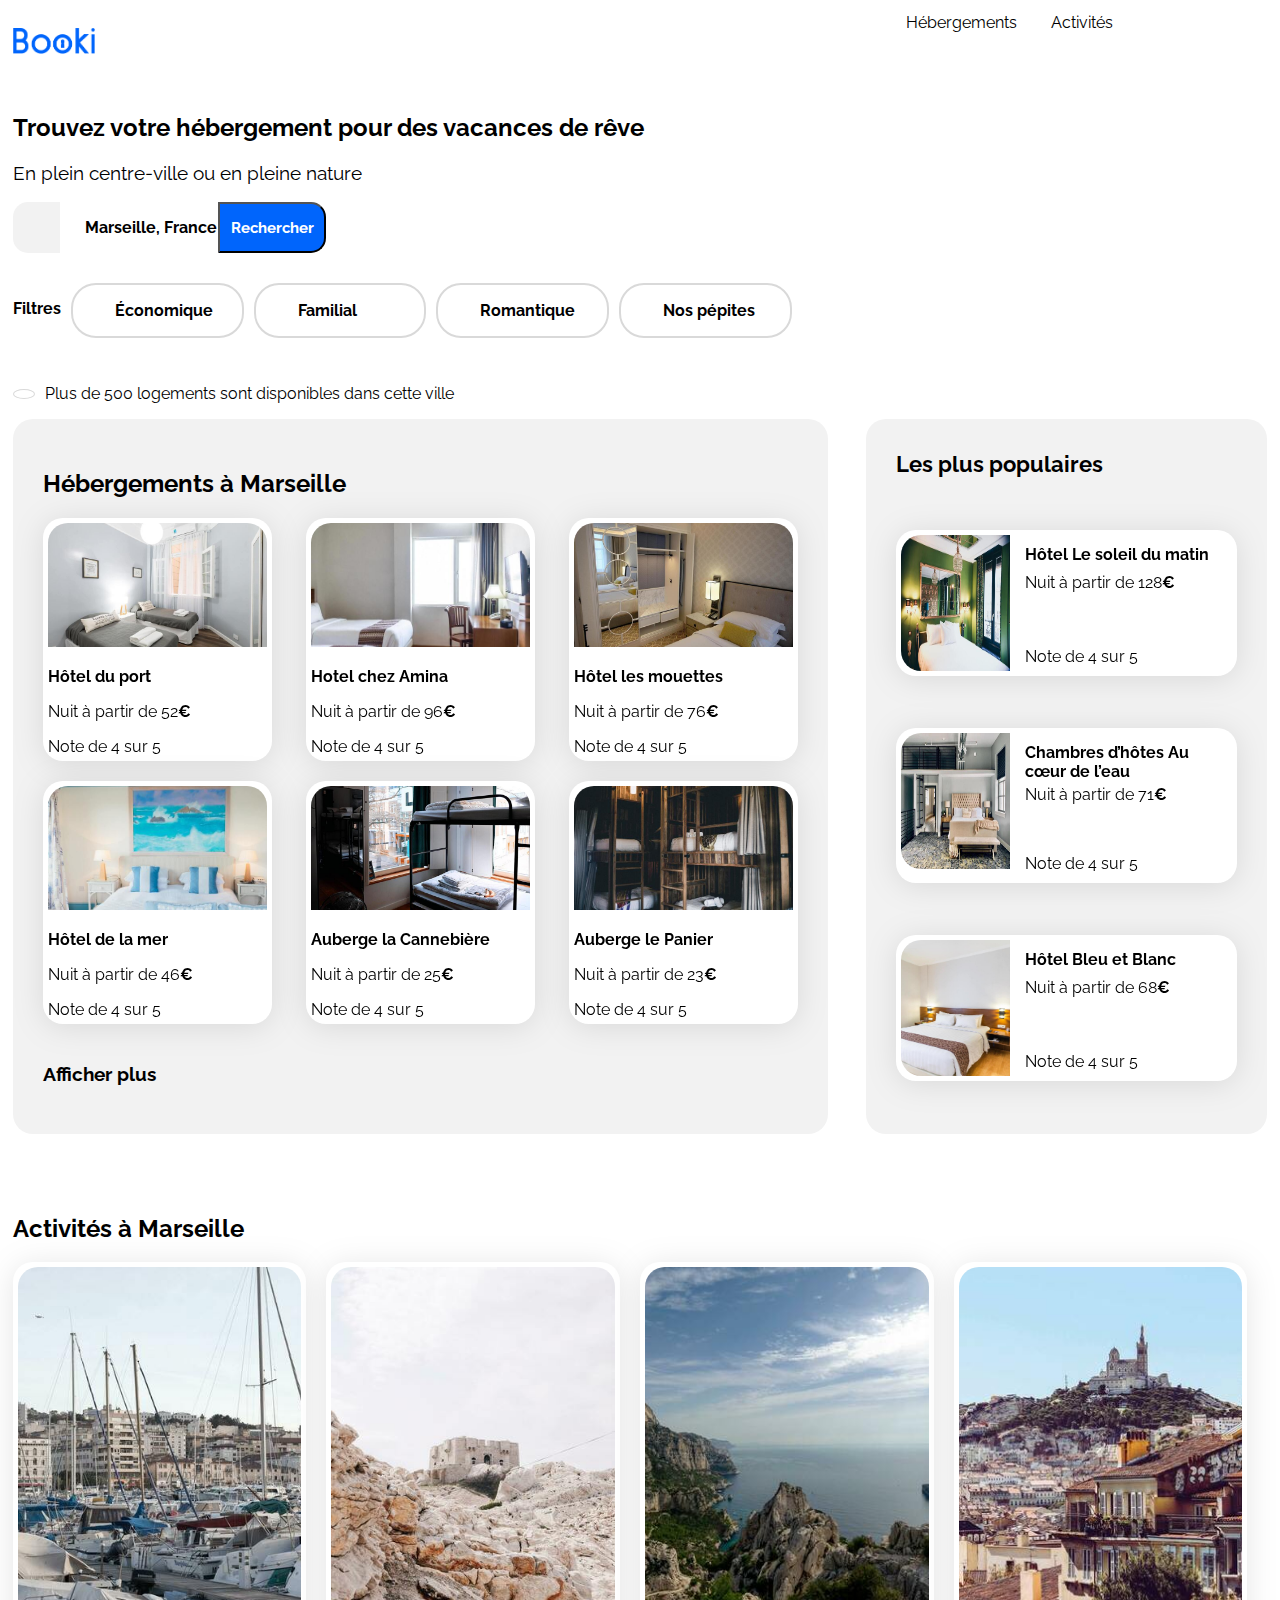
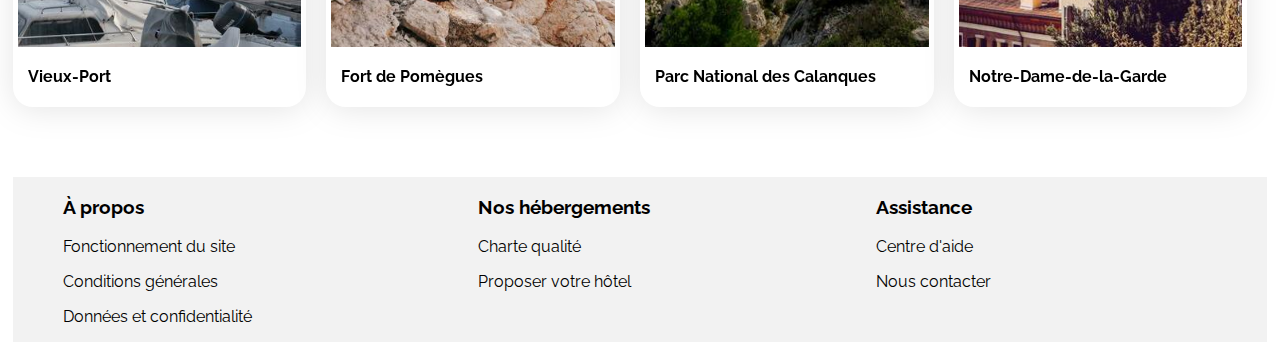
<file: index.html>
<!DOCTYPE html>
<html lang="fr">

<head>
    <meta charset="UTF-8">
    <meta name="viewport" content="width=device-width, initial-scale=1.0">
    <title>Booki</title>
    <link rel="preconnect" href="https://fonts.googleapis.com">
    <link rel="preconnect" href="https://fonts.gstatic.com" crossorigin>
    <link href="https://fonts.googleapis.com/css2?family=Raleway:wght@400;500;700&display=swap" rel="stylesheet">
    <link rel="stylesheet" href="https://cdnjs.cloudflare.com/ajax/libs/font-awesome/6.2.1/css/all.min.css"
        integrity="sha512-MV7K8+y+gLIBoVD59lQIYicR65iaqukzvf/nwasF0nqhPay5w/9lJmVM2hMDcnK1OnMGCdVK+iQrJ7lzPJQd1w=="
        crossorigin="anonymous" referrerpolicy="no-referrer" />
    <link rel="stylesheet" href="./css/style.css">

    <!-- Autres balises head -->
    <link rel="stylesheet" href="https://cdnjs.cloudflare.com/ajax/libs/font-awesome/5.15.4/css/all.min.css"
        integrity="sha512-CORRECT-SHA512-VALUE" crossorigin="anonymous" />
</head>



<body>
    <header class="header">
        <div class="logo">
            <img src="./images/logo/Booki.png" alt="Booki">
        </div>
        <nav class="menu">
            <div class="liens">
                <a href="#hebergements" class="hebergements-lien">Hébergements</a>
                <a href="#activités" class="activites-lien">Activités</a>
            </div>
        </nav>
    </header>

    <main>
        <div class="group">
            <div class="headline">
                <h2>Trouvez votre hébergement pour des vacances de rêve </h2>
                <h3>En plein centre-ville ou en pleine nature</h3>
            </div>
            <div class="search-bar">
                <div class="icon-location">
                    <div class="map-icon">
                        <i class="fa-solid fa-location-dot"></i>
                    </div>
                </div>
                <p class="location-text">Marseille, France</p>
                <div class="button-search">
                    <button class="search-button" type="submit">Rechercher</button>
                    <i class="fa-solid fa-magnifying-glass"></i>
                </div>
            </div>
            <div class="filter-bar">
                <p class="filter-text">Filtres</p>
                <div class="filtres">
                <div class="filter">
                    <i class="fa-solid fa-money-bill-wave icon"></i>
                    <p class="filter-title">Économique</p>
                </div>

                <div class="filter">
                    <i class="fa-solid fa-person icon"></i>
                    <p class="filter-title">Familial</p>
                </div>

                <div class="filter">
                    <i class="fa-solid fa-heart icon"></i>
                    <p class="filter-title">Romantique</p>
                </div>

                <div class="filter">
                    <i class="fa-solid fa-fire icon"></i>
                    <p class="filter-title">Nos pépites</p>
                </div>
            </div>
            </div>
        </div>

        <div class="infobar">
            <i class="fa-solid fa-info"></i>
            <p class="logement">Plus de 500 logements sont disponibles dans cette ville</p>
        </div>
        
        <div class="main-container">
            <div id="hebergements" class="hebergements-and-populaires">
                <section class="hebergements">
                    <h2>Hébergements à Marseille</h2>
                    <div class="blocs-hebergement">
                        <article class="card">
                            <img src="./images/hebergements/fred-kleber.jpg"
                                alt="Image de la chambre d'hôtel montrant un lit">
                            <div class="card-content">

                                <h3 class="card-title">Hôtel du port </h3>
                                <p class="card-subtitle">Nuit à partir de 52<span class="euro">€</span></p>

                                <div class="card-rating">
                                    <i class="fa-xs fa-solid fa-star" aria-hidden="true"></i>
                                    <i class="fa-xs fa-solid fa-star" aria-hidden="true"></i>
                                    <i class="fa-xs fa-solid fa-star" aria-hidden="true"></i>
                                    <i class="fa-xs fa-solid fa-star" aria-hidden="true"></i>
                                    <i class="fa-xs fa-solid fa-star neutral-star" aria-hidden="true"></i>
                                    <span class="sr-only">Note de 4 sur 5</span>
                                </div>
                            </div>
                        </article>

                        <article class="card">
                            <img src="./images/hebergements/febrian-zakaria.jpg" alt="Hôtel chez Amina">
                            <div class="card-content">

                                <h3 class="card-title">Hotel chez Amina </h3>
                                <p class="card-subtitle">Nuit à partir de 96<span class="euro">€</span></p>

                                <div class="card-rating">
                                    <i class="fa-xs fa-solid fa-star" aria-hidden="true"></i>
                                    <i class="fa-xs fa-solid fa-star" aria-hidden="true"></i>
                                    <i class="fa-xs fa-solid fa-star" aria-hidden="true"></i>
                                    <i class="fa-xs fa-solid fa-star" aria-hidden="true"></i>
                                    <i class="fa-xs fa-solid fa-star neutral-star" aria-hidden="true"></i>
                                    <span class="sr-only">Note de 4 sur 5</span>
                                </div>
                            </div>
                        </article>
                        <article class="card">
                            <img src="./images/hebergements/reisetopia.jpg" alt="Hôtel les mouettes">
                            <div class="card-content">

                                <h3 class="card-title">Hôtel les mouettes </h3>
                                <p class="card-subtitle">Nuit à partir de 76<span class="euro">€</span></p>

                                <div class="card-rating">
                                    <i class="fa-xs fa-solid fa-star" aria-hidden="true"></i>
                                    <i class="fa-xs fa-solid fa-star" aria-hidden="true"></i>
                                    <i class="fa-xs fa-solid fa-star" aria-hidden="true"></i>
                                    <i class="fa-xs fa-solid fa-star" aria-hidden="true"></i>
                                    <i class="fa-xs fa-solid fa-star neutral-star" aria-hidden="true"></i>
                                    <span class="sr-only">Note de 4 sur 5</span>
                                </div>
                            </div>
                        </article>
                        <article class="card">
                            <img src="./images/hebergements/annie-spratt.jpg" alt="Hôtel de la mer">
                            <div class="card-content">

                                <h3 class="card-title">Hôtel de la mer </h3>
                                <p class="card-subtitle">Nuit à partir de 46<span class="euro">€</span></p>

                                <div class="card-rating">
                                    <i class="fa-xs fa-solid fa-star" aria-hidden="true"></i>
                                    <i class="fa-xs fa-solid fa-star" aria-hidden="true"></i>
                                    <i class="fa-xs fa-solid fa-star" aria-hidden="true"></i>
                                    <i class="fa-xs fa-solid fa-star" aria-hidden="true"></i>
                                    <i class="fa-xs fa-solid fa-star neutral-star" aria-hidden="true"></i>
                                    <span class="sr-only">Note de 4 sur 5</span>
                                </div>
                            </div>
                        </article>
                        <article class="card">
                            <img src="./images/hebergements/marcus-loke.jpg" alt="Auberge la Cannebière">
                            <div class="card-content">

                                <h3 class="card-title">Auberge la Cannebière </h3>
                                <p class="card-subtitle">Nuit à partir de 25<span class="euro">€</span></p>

                                <div class="card-rating">
                                    <i class="fa-xs fa-solid fa-star" aria-hidden="true"></i>
                                    <i class="fa-xs fa-solid fa-star" aria-hidden="true"></i>
                                    <i class="fa-xs fa-solid fa-star" aria-hidden="true"></i>
                                    <i class="fa-xs fa-solid fa-star" aria-hidden="true"></i>
                                    <i class="fa-xs fa-solid fa-star neutral-star" aria-hidden="true"></i>
                                    <span class="sr-only">Note de 4 sur 5</span>
                                </div>
                            </div>
                        </article>
                        <article class="card">
                            <img src="./images/hebergements/nicate-lee.jpg" alt="Auberge la Panier">
                            <div class="card-content">

                                <h3 class="card-title">Auberge le Panier </h3>
                                <p class="card-subtitle">Nuit à partir de 23<span class="euro">€</span></p>

                                <div class="card-rating">
                                    <i class="fa-xs fa-solid fa-star" aria-hidden="true"></i>
                                    <i class="fa-xs fa-solid fa-star" aria-hidden="true"></i>
                                    <i class="fa-xs fa-solid fa-star" aria-hidden="true"></i>
                                    <i class="fa-xs fa-solid fa-star" aria-hidden="true"></i>
                                    <i class="fa-xs fa-solid fa-star neutral-star" aria-hidden="true"></i>
                                    <span class="sr-only">Note de 4 sur 5</span>
                                </div>
                            </div>


                        </article>


                    </div>
                    <h3>Afficher plus</h3>
                </section>
                <section class="populaires">
                    <div class="populaires-title">
                        <h2 class="section-title">Les plus populaires</h2>
                        <i class="fa-solid fa-chart-line" aria-hidden="true"></i>
                    </div>
                    <div class="populaires-cards">
                        <a href="#">
                            <article class="card-populaires">
                                <img src="./images/hebergements/emile-guillemot.jpg"
                                    alt="Image de la chambre d'hôtel montrant un lit">
                                <div class="card-content">

                                    <h3 class="card-title">Hôtel Le soleil du matin</h3>
                                    <p class="card-subtitle">Nuit à partir de 128<span class="euro">€</span></p>

                                    <div class="card-rating">
                                        <i class="fa-xs fa-solid fa-star" aria-hidden="true"></i>
                                        <i class="fa-xs fa-solid fa-star" aria-hidden="true"></i>
                                        <i class="fa-xs fa-solid fa-star" aria-hidden="true"></i>
                                        <i class="fa-xs fa-solid fa-star" aria-hidden="true"></i>
                                        <i class="fa-xs fa-solid fa-star neutral-star" aria-hidden="true"></i>
                                        <span class="sr-only">Note de 4 sur 5</span>
                                    </div>
                                </div>
                            </article>
                        </a>
                        <a href="#"> 
                            <article class="card-populaires">
                                <img src="./images/hebergements/aw-creative.jpg"
                                    alt="Image de la chambre d'hôtel montrant un lit">
                                <div class="card-content">

                                    <h3 class="card-title">Chambres d’hôtes Au cœur de l’eau</h3>
                                    <p class="card-subtitle">Nuit à partir de 71<span class="euro">€</span></p>

                                    <div class="card-rating">
                                        <i class="fa-xs fa-solid fa-star" aria-hidden="true"></i>
                                        <i class="fa-xs fa-solid fa-star" aria-hidden="true"></i>
                                        <i class="fa-xs fa-solid fa-star" aria-hidden="true"></i>
                                        <i class="fa-xs fa-solid fa-star" aria-hidden="true"></i>
                                        <i class="fa-xs fa-solid fa-star neutral-star" aria-hidden="true"></i>
                                        <span class="sr-only">Note de 4 sur 5</span>
                                    </div>
                                </div>
                            </article>
                        </a>
                        <a href="#"> 
                            <article class="card-populaires">
                                <img src="./images/hebergements/febrian-zakaria2.jpg"
                                    alt="Image de la chambre d'hôtel montrant un lit">
                                <div class="card-content">

                                    <h3 class="card-title">Hôtel Bleu et Blanc</h3>
                                    <p class="card-subtitle">Nuit à partir de 68<span class="euro">€</span></p>

                                    <div class="card-rating">
                                        <i class="fa-xs fa-solid fa-star" aria-hidden="true"></i>
                                        <i class="fa-xs fa-solid fa-star" aria-hidden="true"></i>
                                        <i class="fa-xs fa-solid fa-star" aria-hidden="true"></i>
                                        <i class="fa-xs fa-solid fa-star" aria-hidden="true"></i>
                                        <i class="fa-xs fa-solid fa-star neutral-star" aria-hidden="true"></i>
                                        <span class="sr-only">Note de 4 sur 5</span>
                                    </div>
                                </div>
                            </article>
                        </a>
                    </div>
                </section>
                
            </div>


         
        </div>

        <div id="activités" class="activités">
            <h2>Activités à Marseille</h2>
            <div class="blocs-activités">
                <article class="activités-cards">
                    <img src="./images/activites/reno-laithienne.jpg" alt="Vieux-port">
                    <h3 class="card-title">Vieux-Port</h3>
                </article>

                <article class="activités-cards">
                    <img src="./images/activites/paul-hermann.jpg" alt="Fort de Pomègues">
                    <h3 class="card-title">Fort de Pomègues</h3>
                </article>


                <article class="activités-cards">
                    <img src="./images/activites/kilyan-sockalingum.jpg" alt="Parc National des Calanques">
                    <h3 class="card-title">Parc National des Calanques</h3>
                </article>



                <article class="activités-cards">
                    <img src="./images/activites/florian-wehde.jpg" alt="Notre-Dame-de-la-Garde">
                    <h3 class="card-title">Notre-Dame-de-la-Garde</h3>
                </article>






            </div>

        </div>



    </main>
    <footer>

        <div class="a-propos">
            <h3>À propos</h3>
            <p>Fonctionnement du site</p>
            <p>Conditions générales</p>
            <p>Données et confidentialité</p>
        </div>
        <div class="nos-hebergements">

            <h3>Nos hébergements</h3>
            <p>Charte qualité</p>
            <p>Proposer votre hôtel</p>

        </div>

        <div class="assistance">
            <h3>Assistance</h3>
            <p>Centre d'aide</p>
            <p>Nous contacter</p>


        </div>


    </footer>

</body>

</html>
</file>
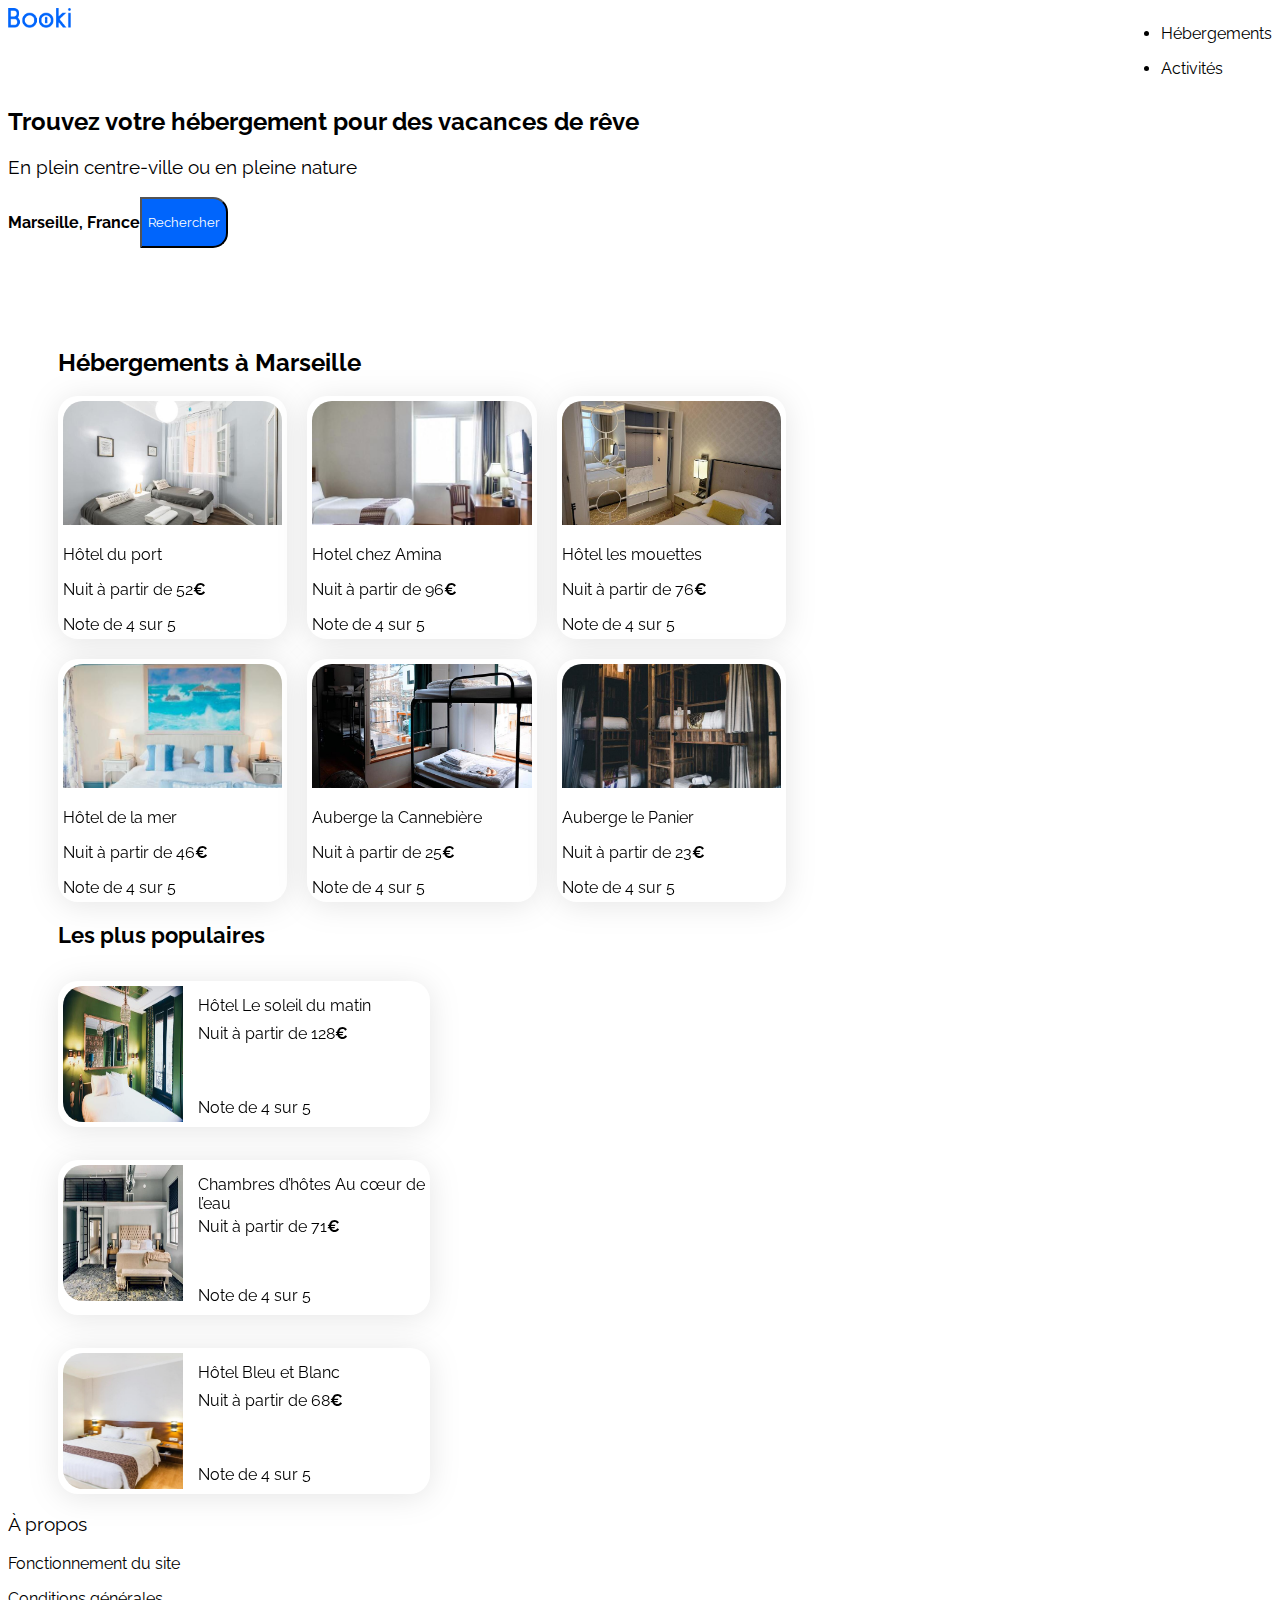
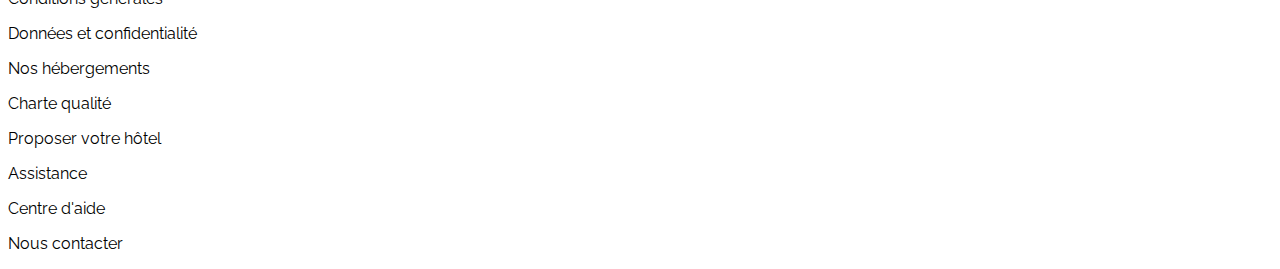
<file: Projet 2 Site html/index.html>
<!DOCTYPE html>
<html lang="fr">

<head>
    <meta charset="UTF-8">
    <meta name="viewport" content="width=device-width, initial-scale=1.0">
    <title>Booki</title>
    <link rel="preconnect" href="https://fonts.googleapis.com">
    <link rel="preconnect" href="https://fonts.gstatic.com" crossorigin>
    <link href="https://fonts.googleapis.com/css2?family=Raleway:wght@400;500;700&display=swap" rel="stylesheet">
    <link rel="stylesheet" href="https://cdnjs.cloudflare.com/ajax/libs/font-awesome/6.2.1/css/all.min.css"
        integrity="sha512-MV7K8+y+gLIBoVD59lQIYicR65iaqukzvf/nwasF0nqhPay5w/9lJmVM2hMDcnK1OnMGCdVK+iQrJ7lzPJQd1w=="
        crossorigin="anonymous" referrerpolicy="no-referrer" />
    <link rel="stylesheet" href="./css/style.css">




</head>

<head>
    <!-- Autres balises head -->
    <link rel="stylesheet" href="https://cdnjs.cloudflare.com/ajax/libs/font-awesome/5.15.4/css/all.min.css"
        integrity="sha512-xxx" crossorigin="anonymous" />
</head>



<body>
    <header class="header">
        <img src="./images/logo/Booki.png">
        <nav class="menu">
            <div class="bouton">
                <div class="bouton-hebergements">
                    <ul>
                        <li><a href="#hebergements">Hébergements</a></li>
                    </ul>
                </div>
                <div class="bouton-activités">
                    <ul>
                        <li><a href="#activites">Activités</a></li>
                    </ul>
                </div>
            </div>
        </nav>
    </header>

    <main>
        <div class="group">
            <div class="headline">
                <h2>Trouvez votre hébergement pour des vacances de rêve </h2>
                <h3>En plein centre-ville ou en pleine nature</h3>
            </div>
            <div class="search-bar">
                <div class="icon-location">
                    <div class="map-icon">
                        <i class="fa-solid fa-location-dot"></i>
                    </div>

                </div>


                <p class="location-text">Marseille, France</p>


                <button class="search-button" type="submit">Rechercher</button>


            </div>
        </div>
        <div class="main-container">
            <div class="hebergements-and-popular">
                <section class="hebergements">
                    <h2>Hébergements à Marseille</h2>
                    <div class="blocs-hebergement">



                        <article class="card">
                            <img src="./images/hebergements/fred-kleber.jpg"
                                alt="Image de la chambre d'hôtel montrant un lit">
                            <div class="card-content">

                                <h3 class="card-title">Hôtel du port </h3>
                                <p class="card-subtitle">Nuit à partir de 52<span class="euro">€</span></p>

                                <div class="card-rating">
                                    <i class="fa-xs fa-solid fa-star" aria-hidden="true"></i>
                                    <i class="fa-xs fa-solid fa-star" aria-hidden="true"></i>
                                    <i class="fa-xs fa-solid fa-star" aria-hidden="true"></i>
                                    <i class="fa-xs fa-solid fa-star" aria-hidden="true"></i>
                                    <i class="fa-xs fa-solid fa-star neutral-star" aria-hidden="true"></i>
                                    <span class="sr-only">Note de 4 sur 5</span>
                                </div>
                            </div>
                        </article>

                        <article class="card">
                            <img src="./images/hebergements/febrian-zakaria.jpg" alt="Hôtel chez Amina">
                            <div class="card-content">

                                <h3 class="card-title">Hotel chez Amina </h3>
                                <p class="card-subtitle">Nuit à partir de 96<span class="euro">€</span></p>

                                <div class="card-rating">
                                    <i class="fa-xs fa-solid fa-star" aria-hidden="true"></i>
                                    <i class="fa-xs fa-solid fa-star" aria-hidden="true"></i>
                                    <i class="fa-xs fa-solid fa-star" aria-hidden="true"></i>
                                    <i class="fa-xs fa-solid fa-star" aria-hidden="true"></i>
                                    <i class="fa-xs fa-solid fa-star neutral-star" aria-hidden="true"></i>
                                    <span class="sr-only">Note de 4 sur 5</span>
                                </div>
                            </div>
                        </article>
                        <article class="card">
                            <img src="./images/hebergements/reisetopia.jpg" alt="Hôtel les mouettes">
                            <div class="card-content">

                                <h3 class="card-title">Hôtel les mouettes </h3>
                                <p class="card-subtitle">Nuit à partir de 76<span class="euro">€</span></p>

                                <div class="card-rating">
                                    <i class="fa-xs fa-solid fa-star" aria-hidden="true"></i>
                                    <i class="fa-xs fa-solid fa-star" aria-hidden="true"></i>
                                    <i class="fa-xs fa-solid fa-star" aria-hidden="true"></i>
                                    <i class="fa-xs fa-solid fa-star" aria-hidden="true"></i>
                                    <i class="fa-xs fa-solid fa-star neutral-star" aria-hidden="true"></i>
                                    <span class="sr-only">Note de 4 sur 5</span>
                                </div>
                            </div>
                        </article>
                        <article class="card">
                            <img src="./images/hebergements/annie-spratt.jpg" alt="Hôtel de la mer">
                            <div class="card-content">

                                <h3 class="card-title">Hôtel de la mer </h3>
                                <p class="card-subtitle">Nuit à partir de 46<span class="euro">€</span></p>

                                <div class="card-rating">
                                    <i class="fa-xs fa-solid fa-star" aria-hidden="true"></i>
                                    <i class="fa-xs fa-solid fa-star" aria-hidden="true"></i>
                                    <i class="fa-xs fa-solid fa-star" aria-hidden="true"></i>
                                    <i class="fa-xs fa-solid fa-star" aria-hidden="true"></i>
                                    <i class="fa-xs fa-solid fa-star neutral-star" aria-hidden="true"></i>
                                    <span class="sr-only">Note de 4 sur 5</span>
                                </div>
                            </div>
                        </article>
                        <article class="card">
                            <img src="./images/hebergements/marcus-loke.jpg" alt="Auberge la Cannebière">
                            <div class="card-content">

                                <h3 class="card-title">Auberge la Cannebière </h3>
                                <p class="card-subtitle">Nuit à partir de 25<span class="euro">€</span></p>

                                <div class="card-rating">
                                    <i class="fa-xs fa-solid fa-star" aria-hidden="true"></i>
                                    <i class="fa-xs fa-solid fa-star" aria-hidden="true"></i>
                                    <i class="fa-xs fa-solid fa-star" aria-hidden="true"></i>
                                    <i class="fa-xs fa-solid fa-star" aria-hidden="true"></i>
                                    <i class="fa-xs fa-solid fa-star neutral-star" aria-hidden="true"></i>
                                    <span class="sr-only">Note de 4 sur 5</span>
                                </div>
                            </div>
                        </article>
                        <article class="card">
                            <img src="./images/hebergements/nicate-lee.jpg" alt="Auberge la Panier">
                            <div class="card-content">

                                <h3 class="card-title">Auberge le Panier </h3>
                                <p class="card-subtitle">Nuit à partir de 23<span class="euro">€</span></p>

                                <div class="card-rating">
                                    <i class="fa-xs fa-solid fa-star" aria-hidden="true"></i>
                                    <i class="fa-xs fa-solid fa-star" aria-hidden="true"></i>
                                    <i class="fa-xs fa-solid fa-star" aria-hidden="true"></i>
                                    <i class="fa-xs fa-solid fa-star" aria-hidden="true"></i>
                                    <i class="fa-xs fa-solid fa-star neutral-star" aria-hidden="true"></i>
                                    <span class="sr-only">Note de 4 sur 5</span>
                                </div>
                            </div>


                        </article>


                    </div>
                </section>
                <section class="populaires">
                    <div class="populaires-title">
                        <h2 class="section-title">Les plus populaires</h2>
                        <i class="fa-solid fa-chart-line" aria-hidden="true"></i>
                    </div>
                    <div class="populaires-cards">
                        <a href="#">
                            <article class="card-populaires">
                                <img src="./images/hebergements/emile-guillemot.jpg"
                                    alt="Image de la chambre d'hôtel montrant un lit">
                                <div class="card-content">

                                    <h3 class="card-title">Hôtel Le soleil du matin</h3>
                                    <p class="card-subtitle">Nuit à partir de 128<span class="euro">€</span></p>

                                    <div class="card-rating">
                                        <i class="fa-xs fa-solid fa-star" aria-hidden="true"></i>
                                        <i class="fa-xs fa-solid fa-star" aria-hidden="true"></i>
                                        <i class="fa-xs fa-solid fa-star" aria-hidden="true"></i>
                                        <i class="fa-xs fa-solid fa-star" aria-hidden="true"></i>
                                        <i class="fa-xs fa-solid fa-star neutral-star" aria-hidden="true"></i>
                                        <span class="sr-only">Note de 4 sur 5</span>
                                    </div>
                                </div>
                            </article>
                        </a>
                        <a href="#">
                            <article class="card-populaires">
                                <img src="./images/hebergements/aw-creative.jpg"
                                    alt="Image de la chambre d'hôtel montrant un lit">
                                <div class="card-content">

                                    <h3 class="card-title">Chambres d’hôtes Au cœur de l’eau</h3>
                                    <p class="card-subtitle">Nuit à partir de 71<span class="euro">€</span></p>

                                    <div class="card-rating">
                                        <i class="fa-xs fa-solid fa-star" aria-hidden="true"></i>
                                        <i class="fa-xs fa-solid fa-star" aria-hidden="true"></i>
                                        <i class="fa-xs fa-solid fa-star" aria-hidden="true"></i>
                                        <i class="fa-xs fa-solid fa-star" aria-hidden="true"></i>
                                        <i class="fa-xs fa-solid fa-star neutral-star" aria-hidden="true"></i>
                                        <span class="sr-only">Note de 4 sur 5</span>
                                    </div>
                                </div>
                            </article>
                        </a>
                        <a href="#">
                            <article class="card-populaires">
                                <img src="./images/hebergements/febrian-zakaria2.jpg"
                                    alt="Image de la chambre d'hôtel montrant un lit">
                                <div class="card-content">

                                    <h3 class="card-title">Hôtel Bleu et Blanc</h3>
                                    <p class="card-subtitle">Nuit à partir de 68<span class="euro">€</span></p>

                                    <div class="card-rating">
                                        <i class="fa-xs fa-solid fa-star" aria-hidden="true"></i>
                                        <i class="fa-xs fa-solid fa-star" aria-hidden="true"></i>
                                        <i class="fa-xs fa-solid fa-star" aria-hidden="true"></i>
                                        <i class="fa-xs fa-solid fa-star" aria-hidden="true"></i>
                                        <i class="fa-xs fa-solid fa-star neutral-star" aria-hidden="true"></i>
                                        <span class="sr-only">Note de 4 sur 5</span>
                                    </div>
                                </div>
                    </div>
                    </article>
                    </a>
            </div>
            </section>
        </div>
        </div>
    </main>
    <footer>

        <div class="a-propos">
            <h3>À propos</h3>
            <p>Fonctionnement du site</p>
            <p>Conditions générales</p>
            <p>Données et confidentialité</p>
        </div>
        <div class="nos-hebergements">

            <p>Nos hébergements</p>
            <p>Charte qualité</p>
            <p>Proposer votre hôtel</p>

        </div>

        <div class="assistance">
            <p>Assistance</p>
            <p>Centre d'aide</p>
            <p>Nous contacter</p>


        </div>


    </footer>
    
</body>

</html>
</file>
<file: css/style.css>
/****** General ***********/
* {
    font-family: 'Raleway', sans-serif;
}

:root {
    --main-color: #0065FC;
    --main-bg-color: #F2F2F2;
    --filter-bg-color: #DEEBFF;
}

.fa-solid {
    color: var(--main-color);
}

.header {
    width: 100%;
    display: flex;

    justify-content: space-between;
    height: 80px;
}



header img {

    width: 43%;
    padding: 15px 0px 15px 0px;
}

.filtres {
    display: flex;
    width: 100%;
    flex-wrap: wrap;
}



.location-text {
    font-weight: bold;
    flex-grow: 1;
    margin-left: 25px;
}

.group h3 {
    font-weight: normal;
}


.search-bar {

    display: flex;
    width: 25%;


}

.search-button {

    background-color: rgb(0, 101, 252);
    border-top-right-radius: 15px;
    border-bottom-right-radius: 15px;
    color: white;
    flex-grow: 1;
    font-weight: bold;
    font-size: 15px;
    padding: 0 10px;
}

.button-search {
    display: flex;
    flex-grow: 1;
}

.fa-solid.fa-magnifying-glass {
    display: none;
}

.fa-solid.fa-location-dot {
    color: black;
}

.icon-location {
    width: 15%;
    background-color: rgb(242, 242, 242);
    justify-content: center;
    display: flex;
    border-top-left-radius: 15px;
    border-bottom-left-radius: 15px;
    align-items: center;
}

.filter-bar {
    font-weight: bold;
    margin-top: 30px;
    display: flex;
    width: 65%;
}

.filter {
    width: 22%;
    display: flex;
    border-radius: 25px;
    border: 2px solid rgba(217, 217, 217, 1);
    align-items: center;
    margin-left: 10px;
}

.filter:hover {
    background-color: #DEEBFF;
}


.filters {
    width: 100%;
    display: flex;
}

.logement {
    margin-left: 10px;
}

.icon {
    width: 13%;
    margin-left: inherit;
}

.infobar {
    width: 100%;
    margin-top: 30px;
    display: flex;
    align-items: center;
}

.fa-solid.fa-info {
    padding: 4px 10px;
    border-radius: 50%;
    border: 1px solid #D9D9D9;
}

.menu {

    width: 30%;

}

a:hover {

    border-top: 3px solid #0065FC;

}

.bouton-hebergements {
    width: 50%;
    display: flex;
    justify-content: end;

}

.bouton-hebergements:hover {

    border-top: 2px solid #0065FC;
}


.bouton-hebergements a {
    color: rgba(0, 101, 252, 1);
    text-decoration: none;
}




.bouton {
    display: flex;
    width: 80%;
    justify-content: space-between;
}



.bouton-activités {
    width: 28%;
}

.bouton-activités:hover {

    border-top: 2px solid #0065FC;
}

.bouton-activités a {

    color: inherit;
    text-decoration: none;
}

.filter-title {

    margin-left: inherit;
}



body {
    max-width: 1440px;
    margin: auto;
    padding: 1%;
}

.main-container {
    width: 100%;
    box-sizing: border-box;

}

a {
    color: inherit;
    text-decoration: none;
    padding: 15px;
}

.section-title {
    margin: 0;
    font-size: 22px;
}


.card {
    background-color: white;
    border-radius: 20px;
    padding: 5px;
    filter: drop-shadow(0px 3px 15px rgba(0, 0, 0, 0.1));
    width: 29%;
    margin-bottom: 20px;
}

.card-populaires {

    background-color: white;
    border-radius: 20px;
    padding: 5px;
    filter: drop-shadow(0px 3px 15px rgba(0, 0, 0, 0.1));
}


.card img {
    object-fit: cover;
    width: 100%;
    height: 124px;
    border-top-left-radius: 20px;
    border-top-right-radius: 20px;

}

.card-title {
    font-size: 16px;

}

.euro {
    font-weight: 700;
}

.neutral-star {
    color: var(--main-bg-color)
}

/****** Hebergements And Populaires ***********/
.hebergements-and-populaires {
    display: flex;
    justify-content: space-between;
}

.hebergements-and-populaires section {
    background-color: var(--main-bg-color);
    border-radius: 20px;
    padding: 30px;
    box-sizing: border-box;
}

/****** Hebergements ***********/
.hebergements {
    width: 65%;

}

.card-content {
    padding: 0 15 0 15px;
}

.blocs-hebergement {

    display: flex;
    flex-wrap: wrap;
    justify-content: space-between;
}


/****** Populaires ***********/
.populaires {
    width: 32%;
    display: flex;
    flex-wrap: wrap;
    justify-content: space-between;

}

.populaires-title {
    display: flex;
    justify-content: space-between;
    align-items: center;
    /* position: relative; */
    width: 100%;
}

.populaires-cards .card-populaires {
    display: flex;
    margin-top: 33px;
}

.populaires-cards img {
    width: 33%;
    height: 136px;
    border-top-left-radius: 20px;
    border-bottom-left-radius: 20px;
}

.populaires-cards .card-content {
    width: 67%;
    padding-left: 15px;
    display: flex;
    flex-direction: column;
    justify-content: space-between;
    box-sizing: border-box;
}

.populaires-cards .card-title {
    margin-top: 10px;
    margin-bottom: 4px;
}

.populaires-cards .card-subtitle {
    margin: 0;
    margin-bottom: 50px;
}

.populaires-cards .card-rating {
    margin-bottom: 5px;
}


.activités {

    width: 100%;

    box-sizing: border-box;
    margin-top: 80px;


}

.blocs-activités {
    display: flex;
}

.activités-cards {

    background-color: white;
    border-radius: 20px;
    padding: 5px;
    filter: drop-shadow(0px 3px 15px rgba(0, 0, 0, 0.1));
    width: 23%;
    margin-right: 20px;
    margin-bottom: 20px;
}

.activités-cards h3 {
    margin-left: 10px;
}

.activités-cards img {
    object-fit: cover;
    width: 100%;
    height: 380px;
    border-top-left-radius: 20px;
    border-top-right-radius: 20px;
}

footer {
    display: flex;
    margin-top: 50px;
    background-color: var(--main-bg-color);
    padding: 0 50px;
}

.a-propos {
    flex-grow: 1;
}

.nos-hebergements {
    flex-grow: 1;
}

.assistance {
    flex-grow: 1;
}


/* Le code ci-dessous correspond à la version responsive uniquement */

/****** Media queries ***********/
/* Medium devices (tablets, less/equal than 1024px) */
@media (min-width: 768px) and (max-width: 1024px) {
    .hebergements-and-populaires {
        flex-direction: column;
    }

    body{
        width: 80%;
    }

    .hebergements {
        width: 100%;
    }


    .menu {
        width: 40%;
    }

  
    .liens{
        margin-top: 6px;
    }
    .search-bar {
        width: 40%;
    }


    .filter-bar {
        width: 82%;
        display: flex;
        justify-content: space-between;
        flex-wrap: wrap;
        font-size: small;
    }

    .bouton {
        width: 73%;
    }

    .bouton-hebergements {
        width: 50%;
    }

    .bouton-activités {
        width: 50%;
    }


    .populaires {
        width: 100%;
        margin-top: 50px;
    }

    .populaires-cards {
        display: flex;
        flex-direction: row;
        justify-content: space-between;
    }

    .populaires-cards a {
        width: 30%;
    }

    .populaires-cards .card-title {
        font-size: 14px;
    }

    .populaires-cards .card-subtitle {
        font-size: 13px;
    }

    .activités-cards img {

        height: 200px;
    }
}

/* Small devices (phones, less than 768px) */
@media (max-width: 767.98px) {

    /* ... */
    .header {
        flex-wrap: wrap;
        height: auto;
    }

    body{
        margin:revert;
    }

    .liens {
        display: flex;
        justify-content: space-around;
    }

    .liens a {
        width: 50%;
        line-height: 50px;
        text-align: center;
       
    }
    .hebergements-lien:hover {
        color:#0065FC;
    }
    .activites-lien:hover{
        color:#0065FC;
    }
    .liens a:hover{
        border-top: none;
    }

    .liens a.hebergements-lien:hover {
        border-bottom: 3px solid #0065FC;
    }

    .liens a.activites-lien:hover{
        border-bottom: 3px solid #0065FC;       
    }
   

    .logo {
        display: flex;
        justify-content: center;
        align-items: center;
        width: 100%;
    }

    .populaires-cards {
        width: 100%;
    }

    .search-bar {

        width: 100%;
    }


    .filter-bar {

        width: 100%;
        flex-wrap: wrap;
    }

    .filter {
        width: 45%;
        margin-top: 20px;

    }

    .filters {
        width: 100%;
        flex-wrap: wrap;
        display: flex;
    }


    .hebergements-and-populaires section {

        border-radius: 0;
        background-color: transparent;
    }


    .hebergements-and-populaires {
        flex-direction: column;
    }

    .hebergements {
        width: 100%;
        order: 2;
    }

    .main-container {

        padding: 0;
    }

    .populaires {
        width: 100%;
        order: 1;
        background-color: var(--main-bg-color);
    }

    .activités-cards {

        width: 100%;

    }

    .activités-cards img {

        height: 141px;
    }

    .blocs-activités {

        flex-wrap: wrap;
    }

    .populaires-cards a {
        width: 30%;
    }

    .populaires-cards .card-title {
        font-size: 14px;
    }

    .populaires-cards .card-subtitle {
        font-size: 13px;
    }

    .economique {

        font-size: 0.8em;
    }

    .familial {
        font-size: 0.8em;
    }

    .romantique {
        font-size: 0.8em;
    }

    .nos-pépites {
        font-size: 0.8em;
    }

    .card-populaires {

        width: 100%;
    }

    .card {
        width: 100%;
    }




    .header img {
        padding: 30px;
        width: 20%;
    }

    .menu {
        width: 100%;
    }

    .bouton {

        width: 100%;
    }

    .fa-solid.fa-magnifying-glass {
        display: block;
        background-color: rgb(0, 101, 252);
        color: #fff;
        padding: 16px;
        border-radius: 15px;
        box-shadow: 0px 4px 4px 0px #00000040;
        align-items: center;
        margin: auto;
    }

    .search-button {
        display: none;
    }

    .bouton-hebergements {
        border-bottom: 2px solid #0065FC;
        border-top: none;
        justify-content: initial;
    }

    .bouton-activités {
        width: 50%;
        border-bottom: 2px solid #F2F2F2;
    }

    footer {
        flex-wrap: wrap;
        flex-direction: column;
    }

}
</file>
<file: Projet 2 Site html/css/style.css>
/****** General ***********/
* {
    font-family: 'Raleway', sans-serif;
}

:root {
    --main-color: #0065FC;
    --main-bg-color: #F2F2F2;
    --filter-bg-color: #DEEBFF;
}

.fa-solid {
    color: var(--main-color);
}

.header {
    width: 100%;
    height: 79px;
}

.location-text {
    font-weight: bold;
}

h3 {
    font-weight: normal;
}

.search-bar {

    display: flex;
    width: 30%;
 

}

.search-button {

    background-color: rgb(0, 101, 252);
    border-top-right-radius: 15px;
    border-bottom-right-radius: 15px;
    color: white;
}

.fa-solid.fa-location-dot {
    color: black;
}

.group-15 {

    width: 16%;
    background-color: rgb(242, 242, 242);
    justify-content: center;
    display: flex;
    border-top-left-radius: 15px;
    border-bottom-left-radius: 15px;
    align-items: center;
}


img {

    width: 5%;
}

.menu {

    float: right;
}


body {

    justify-content: center;
}

.main-container {
    width: 100%;
    max-width: 1440px;
    padding: 0 50px;
    box-sizing: border-box;
    margin-top: 100px;
}

a {
    color: inherit;
    text-decoration: none;
}

.section-title {
    margin: 0;
    font-size: 22px;
}

.card {
    background-color: white;
    border-radius: 20px;
    padding: 5px;
    filter: drop-shadow(0px 3px 15px rgba(0, 0, 0, 0.1));
    width: 29%;
    margin-right: 20px;
    margin-bottom: 20px;

}

.card-populaires {

    background-color: white;
    border-radius: 20px;
    padding: 5px;
    filter: drop-shadow(0px 3px 15px rgba(0, 0, 0, 0.1));
}


.card img {
    object-fit: cover;
    width: 100%;
    height: 124px;
    border-top-left-radius: 20px;
    border-top-right-radius: 20px;

}

.card-title {
    font-size: 16px;
}

.euro {
    font-weight: 700;
}

.neutral-star {
    color: var(--main-bg-color)
}

/****** Hebergements And Populaires ***********/
.hebergements-and-populaires {
    display: flex;
    justify-content: space-between;
}

.hebergements-and-populaires section {
    background-color: var(--main-bg-color);
    border-radius: 20px;
    padding: 30px;
    box-sizing: border-box;
}

/****** Hebergements ***********/
.hebergements {
    width: 65%;

}


.blocs-hebergement {

    display: flex;
    flex-wrap: wrap;
}


/****** Populaires ***********/
.populaires {
    width: 32%;
}

.populaires-title {
    display: flex;
    justify-content: space-between;
    align-items: center;
}

.populaires-cards .card-populaires {
    display: flex;
    margin-top: 33px;
}

.populaires-cards img {
    width: 33%;
    height: 136px;
    border-top-left-radius: 20px;
    border-bottom-left-radius: 20px;
}

.populaires-cards .card-content {
    width: 67%;
    padding-left: 15px;
    display: flex;
    flex-direction: column;
    justify-content: space-between;
    box-sizing: border-box;
}

.populaires-cards .card-title {
    margin-top: 10px;
    margin-bottom: 4px;
}

.populaires-cards .card-subtitle {
    margin: 0;
    margin-bottom: 50px;
}

.populaires-cards .card-rating {
    margin-bottom: 5px;
}




/* Le code ci-dessous correspond à la version responsive uniquement */

/****** Media queries ***********/
/* Medium devices (tablets, less/equal than 1024px) */
@media (max-width: 1024px) {
    .hebergements-and-populaires {
        flex-direction: column;
    }

    .hebergements {
        width: 100%;
    }

    .populaires {
        width: 100%;
        margin-top: 50px;
    }

    .populaires-cards {
        display: flex;
        flex-direction: row;
        justify-content: space-between;
    }

    .populaires-cards a {
        width: 30%;
    }

    .populaires-cards .card-title {
        font-size: 14px;
    }

    .populaires-cards .card-subtitle {
        font-size: 13px;
    }
}

/* Small devices (phones, less than 768px) */
@media (max-width: 767.98px) {
    /* ... */
}
</file>
